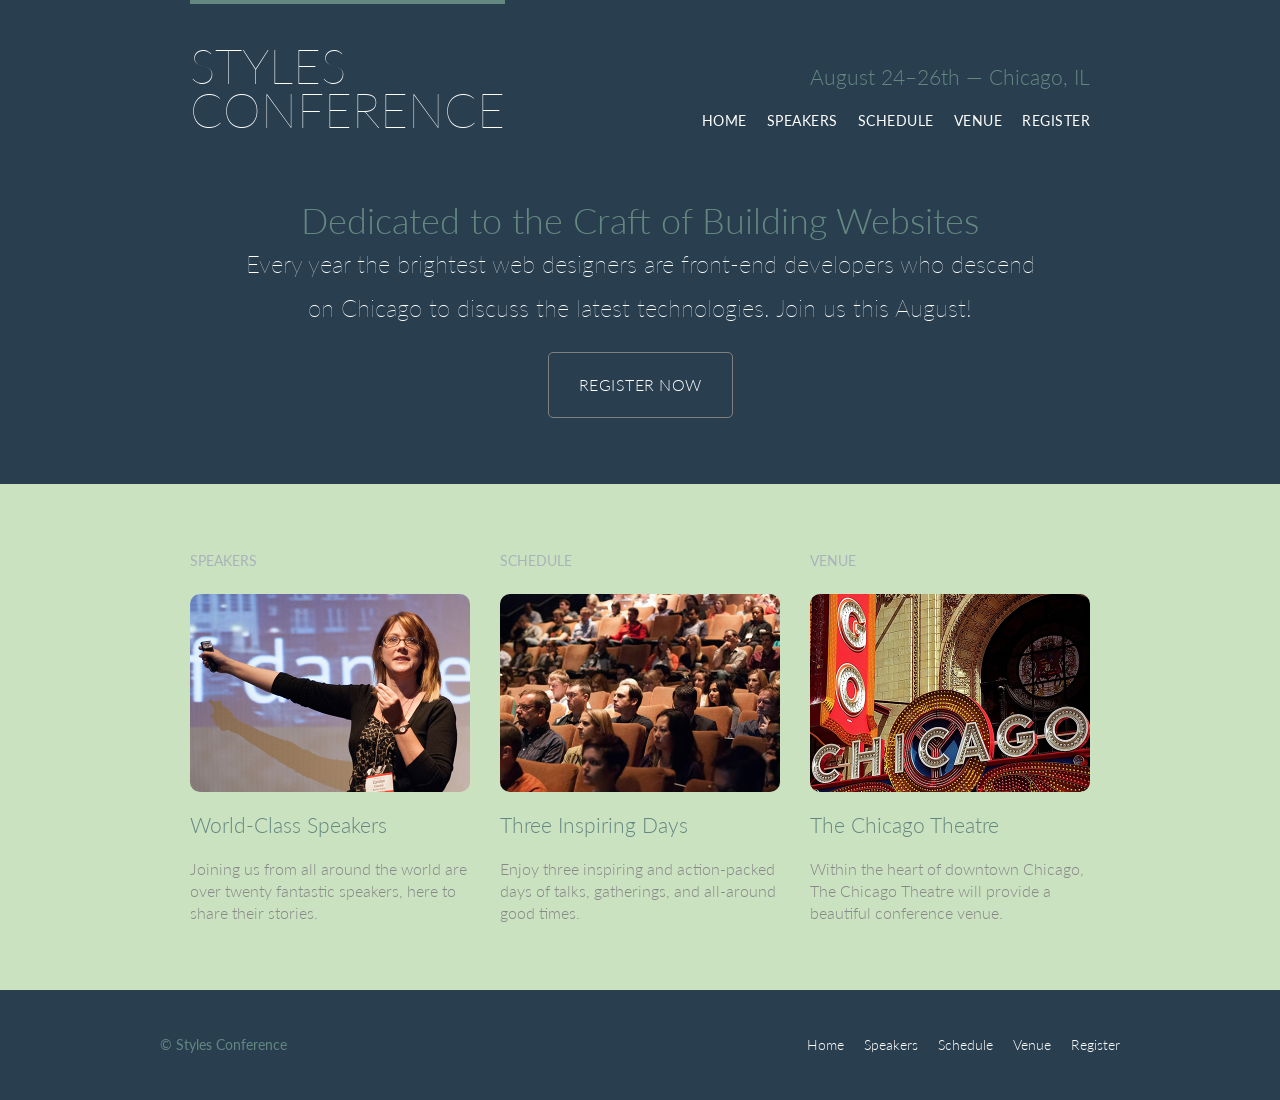
<file: index.html>
<!DOCTYPE html>
<html lang="en">
<head>
    <meta charset="utf-8">
    <title>Styles Conference</title>

    <link rel="stylesheet" href="assets/stylesheets/main.css">

    <link rel="preconnect" href="https://fonts.googleapis.com">
    <link rel="preconnect" href="https://fonts.gstatic.com" crossorigin>
    <link href="https://fonts.googleapis.com/css2?family=Lato:wght@100;300;400&display=swap" rel="stylesheet">
</head>

<body>

    <header class="primary-header container group">
        <h1 class="logo">
            <a href="index.html">Styles <br> Conference</a>
        </h1>

        <h3 class="tagline">August 24&ndash;26th &mdash; Chicago, IL</h3>

        <nav class="nav primary-nav">
            <ul>
                <li><a href="index.html">Home</a></li><!--
                --><li><a href="speakers.html">Speakers</a></li><!--
                --><li><a href="schedule.html">Schedule</a></li><!--
                --><li><a href="venue.html">Venue</a></li><!--
                --><li><a href="register.html">Register</a></li>
            </ul>
        </nav>
    </header>

    <section class="hero container">
        <h2>Dedicated to the Craft of Building Websites</h2>
        <p>Every year the brightest web designers are front-end developers who descend on Chicago to discuss the latest technologies. Join us this August!</p>
        <a class="btn btn-alt" href="register.html">Register Now</a>
    </section>

    <section class="row row-alt">
        <div class="grid">
            <!-- Speakers -->
            <section class="teaser col-1-3">
                <h5>Speakers</h5>
                <a href="speakers.html">
                    <img src="assets/images/home/speakers.jpg" alt="Professional Speaker">
                    <h3>World-Class Speakers</h3>
                </a>
                <p>Joining us from all around the world are over twenty fantastic speakers, here to share their stories.</p>
            </section><!--Schedule
            --><section class="teaser col-1-3">
                <h5>Schedule</h5>
                <a href="schedule.html">
                    <img src="assets/images/home/schedule.jpg" alt="Schedule">
                    <h3>Three Inspiring Days</h3>
                </a>
                <p>Enjoy three inspiring and action-packed days of talks, gatherings, and all-around good times.</p>
            </section><!-- Venue
            --><section class="teaser col-1-3">
                <h5>Venue</h5>
                <a href="venue.html">
                    <img src="assets/images/home/venue.jpg" alt="Chicago Venue">
                    <h3>The Chicago Theatre</h3>
                </a>
                <p>Within the heart of downtown Chicago, The Chicago Theatre will provide a beautiful conference venue.</p>
            </section>
        </div>
    </section>
    <footer class="primary-footer container group">
        <small>&copy; Styles Conference</small>
        <nav class="nav">
            <ul>
                <li><a href="index.html">Home</a></li><!--
                --><li><a href="speakers.html">Speakers</a></li><!--
                --><li><a href="schedule.html">Schedule</a></li><!--
                --><li><a href="venue.html">Venue</a></li><!--
                --><li><a href="register.html">Register</a></li>
            </ul>
        </nav>
    </footer>

</body>
</html>
</file>
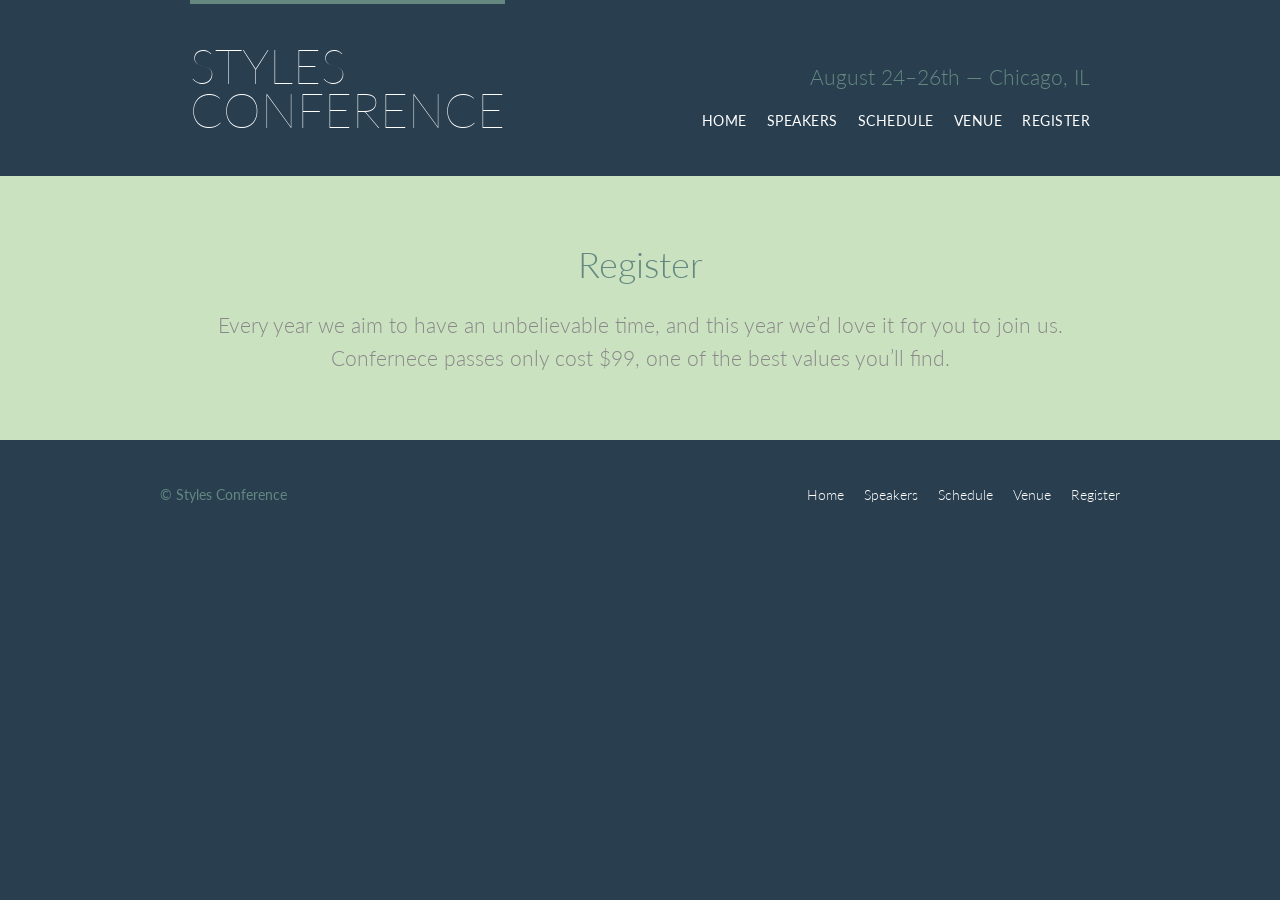
<file: register.html>
<!DOCTYPE html>
<html lang="en">
    <head>
        <meta charset="utf-8">
        <title>Styles Conference</title>
        <link rel="stylesheet" href="assets/stylesheets/main.css">
        <link rel="preconnect" href="https://fonts.googleapis.com">
        <link rel="preconnect" href="https://fonts.gstatic.com" crossorigin>
        <link href="https://fonts.googleapis.com/css2?family=Lato:wght@100;300;400&display=swap" rel="stylesheet">
    </head>
    <body>
        <header class="primary-header container group">
            <h1 class="logo"><a href="index.html">Styles <br> Conference</a></h1>
            <h3 class="tagline">August 24&ndash;26th &mdash; Chicago, IL</h3>
            <nav class="nav primary-nav">
                 <ul>
                    <li><a href="index.html">Home</a></li><!--  
                    --><li><a href="speakers.html">Speakers</a></li><!--  
                    --><li><a href="schedule.html">Schedule</a></li><!--  
                    --><li><a href="venue.html">Venue</a></li><!--  
                    --><li><a href="register.html">Register</a></li>
                </ul>
            </nav>
        </header>    
        <section class="row-alt">
            <div class="lead container">
                <h1>Register</h1>
                <p>Every year we aim to have an unbelievable time, and this year we&#8217;d love it for you to join us. Confernece passes only cost $99, one of the best values you&#8217;ll find.</p>
            </div>
        </section>
        <footer class="primary-footer container group">
            <small>&copy; Styles Conference</small>
            <nav class="nav">
                 <ul>
                    <li><a href="index.html">Home</a></li><!--  
                    --><li><a href="speakers.html">Speakers</a></li><!--  
                    --><li><a href="schedule.html">Schedule</a></li><!--  
                    --><li><a href="venue.html">Venue</a></li><!--  
                    --><li><a href="register.html">Register</a></li>
                </ul>
            </nav>
        </footer>
    </body>
</html>
</file>
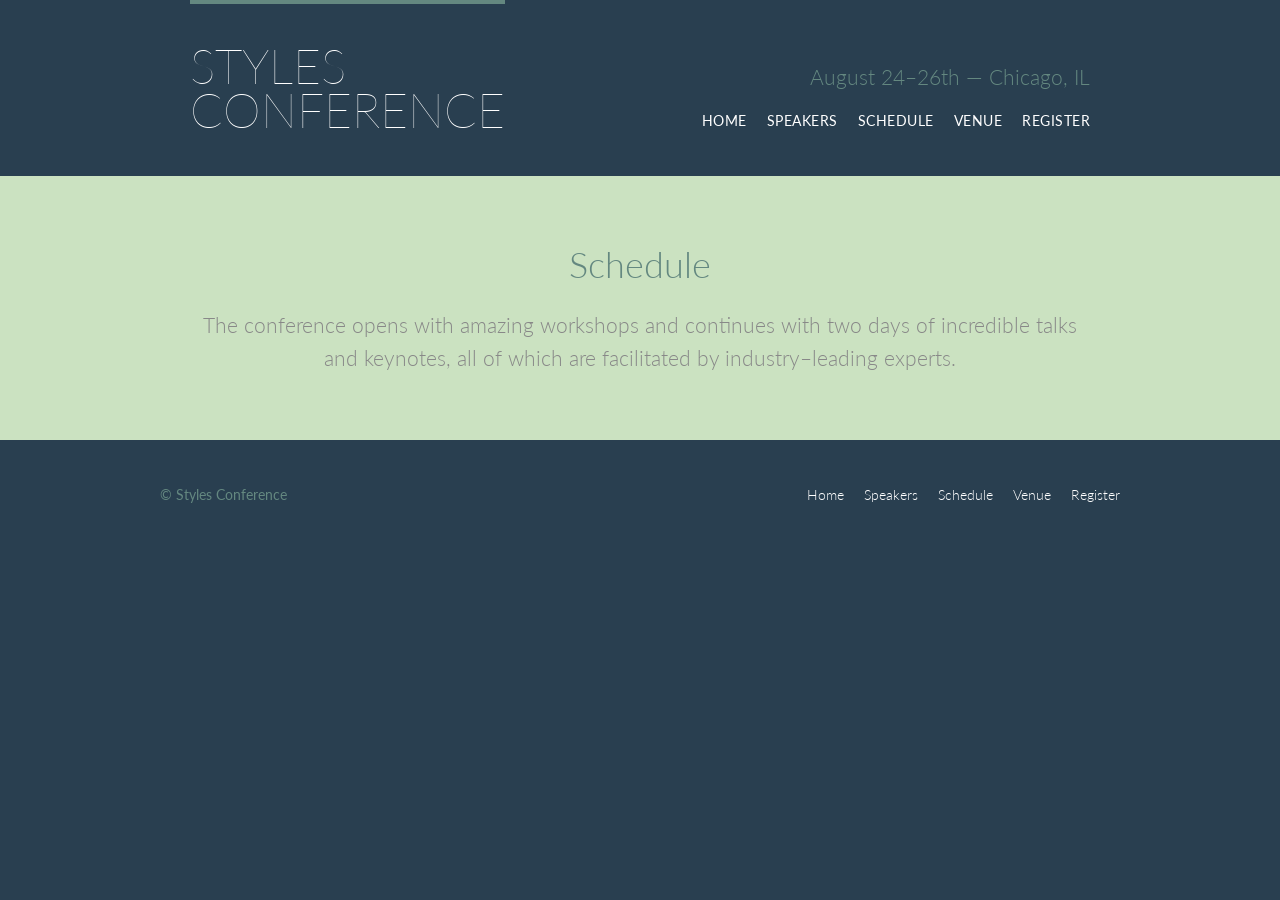
<file: schedule.html>
<!DOCTYPE html>
<html lang="en">
    <head>
        <meta charset="utf-8">
        <title>Styles Conference</title>
        <link rel="stylesheet" href="assets/stylesheets/main.css">
        <link rel="preconnect" href="https://fonts.googleapis.com">
        <link rel="preconnect" href="https://fonts.gstatic.com" crossorigin>
        <link href="https://fonts.googleapis.com/css2?family=Lato:wght@100;300;400&display=swap" rel="stylesheet">
    </head>
    <body>
        <header class="primary-header container group">
                <h1 class="logo"><a href="index.html">Styles <br> Conference</a></h1>
            <h3 class="tagline">August 24&ndash;26th &mdash; Chicago, IL</h3>
            <nav class="nav primary-nav">
                 <ul>
                    <li><a href="index.html">Home</a></li><!--  
                    --><li><a href="speakers.html">Speakers</a></li><!--  
                    --><li><a href="schedule.html">Schedule</a></li><!--  
                    --><li><a href="venue.html">Venue</a></li><!--  
                    --><li><a href="register.html">Register</a></li>
                </ul>
            </nav>
        </header>    
        <section class="row-alt">
            <div class="lead container">
                <h1>Schedule</h1>
                <p>The conference opens with amazing workshops and continues with two days of incredible talks and keynotes, all of which are facilitated by industry&ndash;leading experts.</p>
            </div>
        </section>
        <footer class="primary-footer container group">
            <small>&copy; Styles Conference</small>
            <nav class="nav">
                 <ul>
                    <li><a href="index.html">Home</a></li><!--  
                    --><li><a href="speakers.html">Speakers</a></li><!--  
                    --><li><a href="schedule.html">Schedule</a></li><!--  
                    --><li><a href="venue.html">Venue</a></li><!--  
                    --><li><a href="register.html">Register</a></li>
                </ul>
            </nav>
        </footer>
    </body>
</html>
</file>
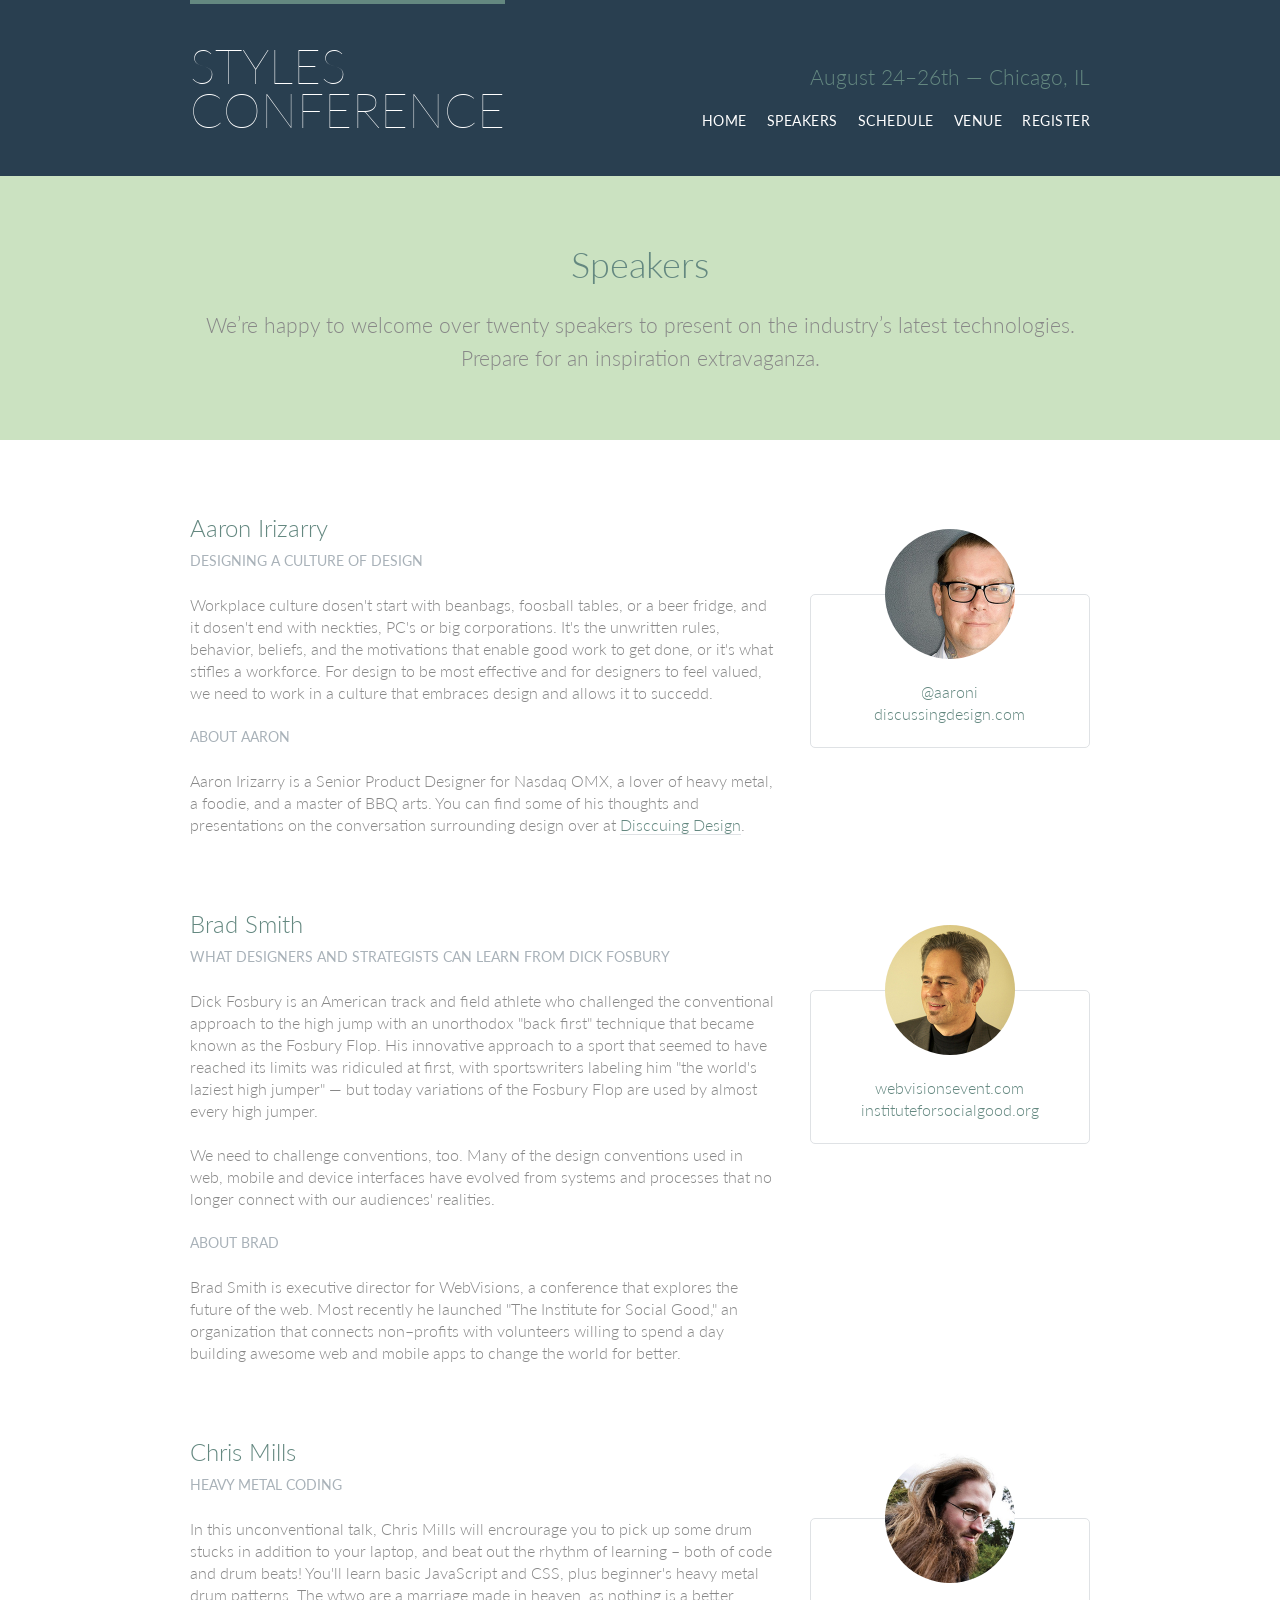
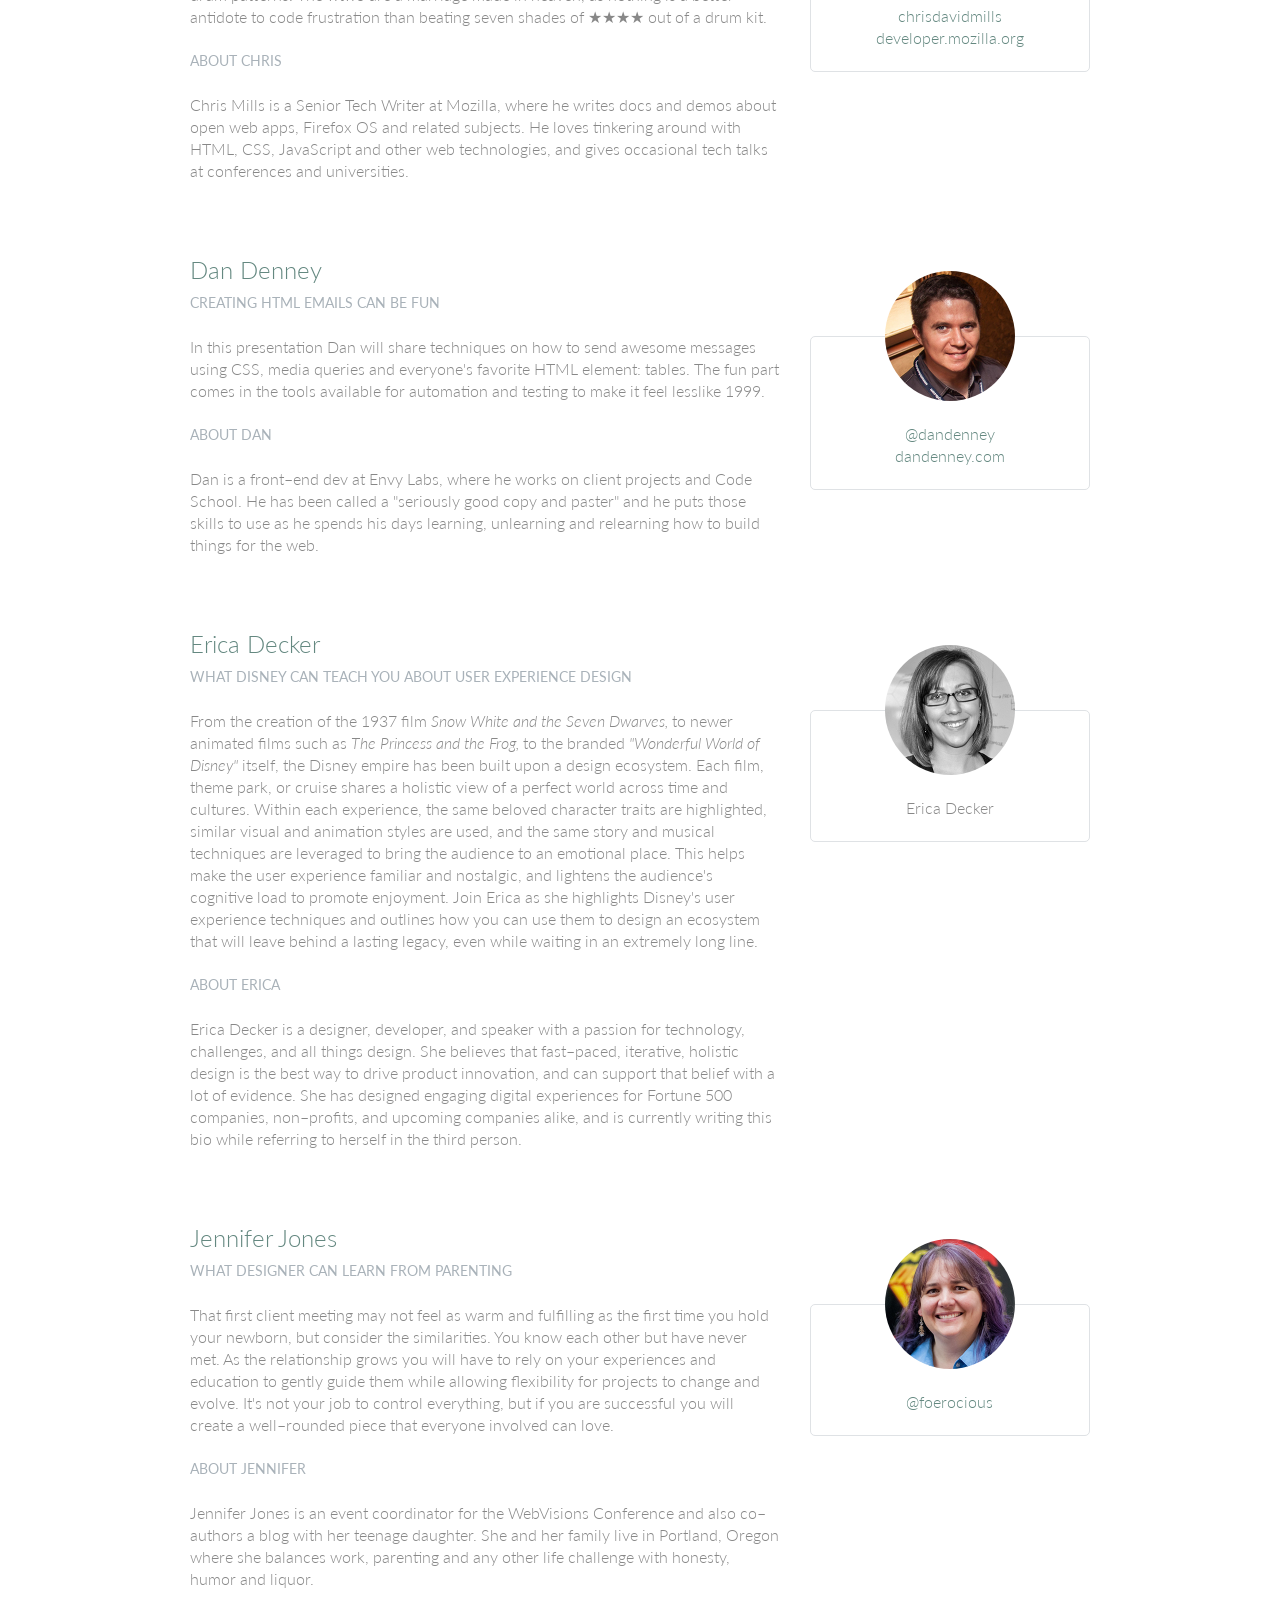
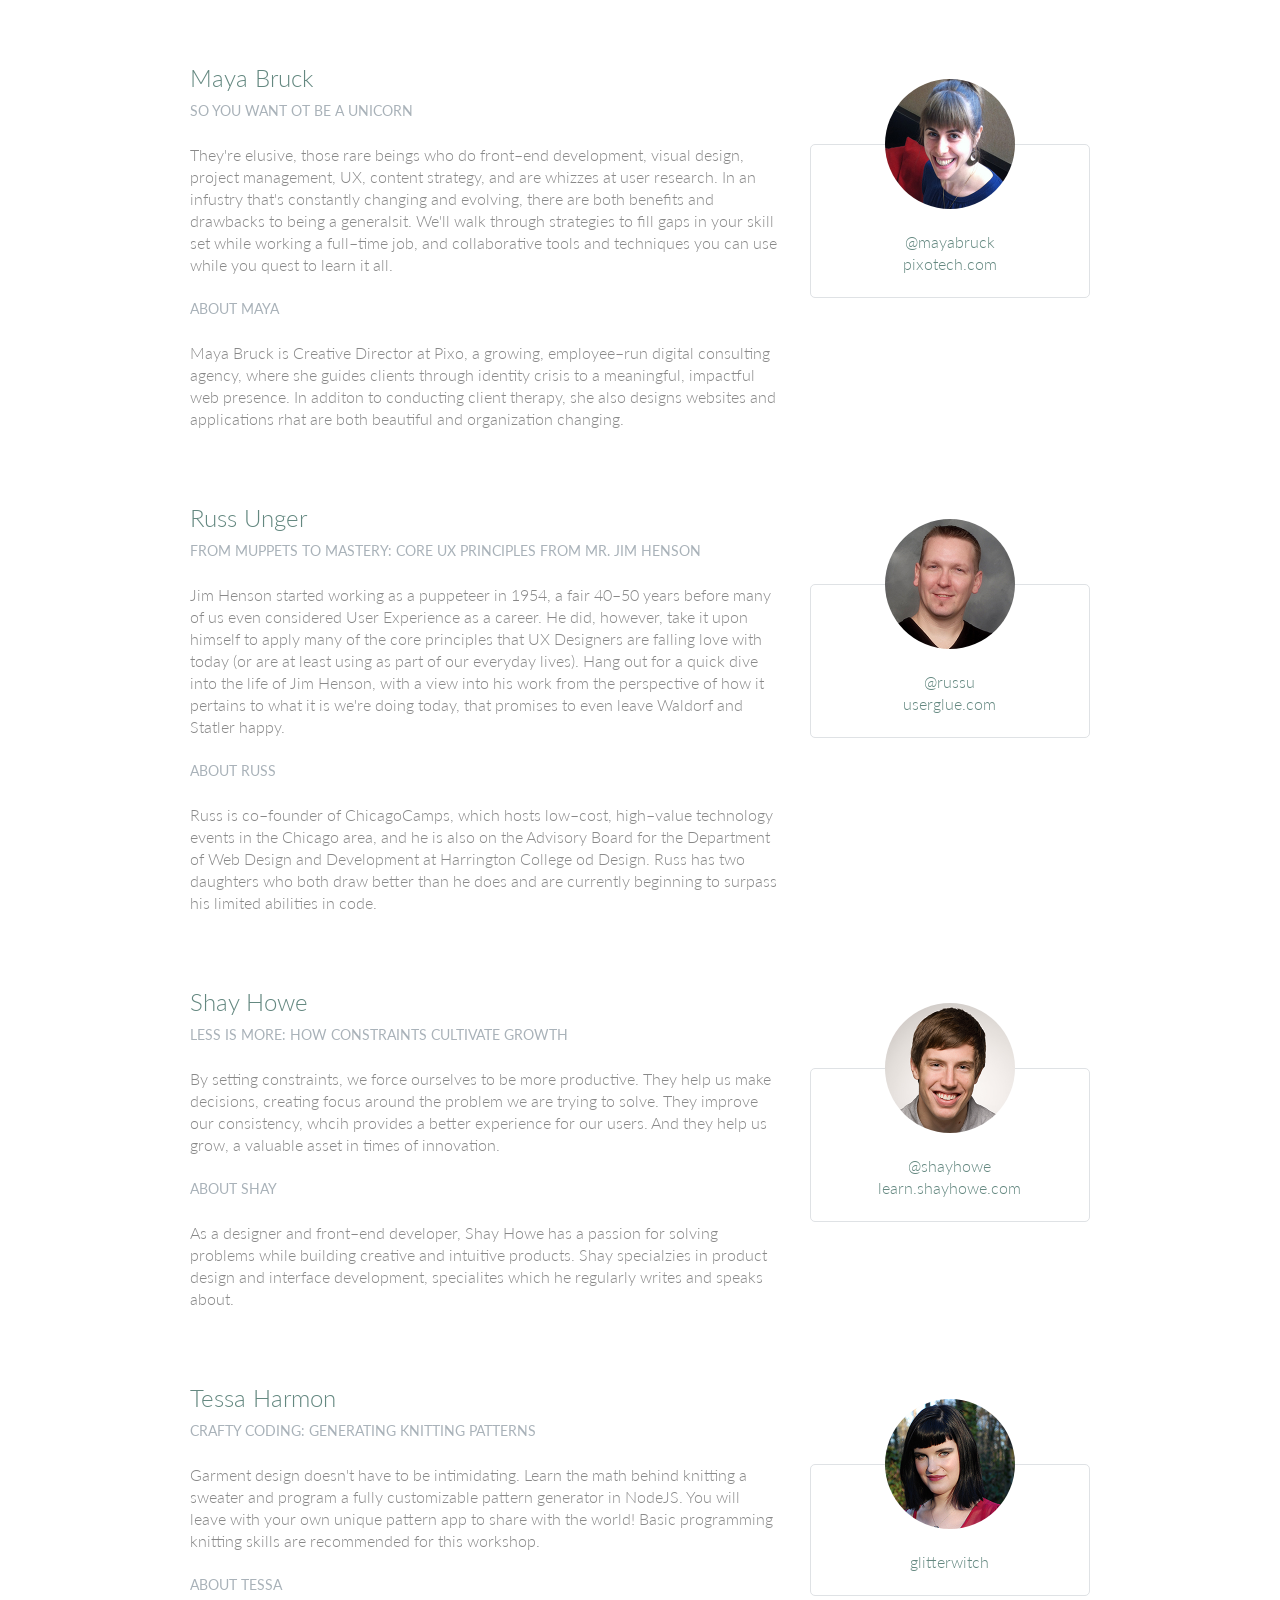
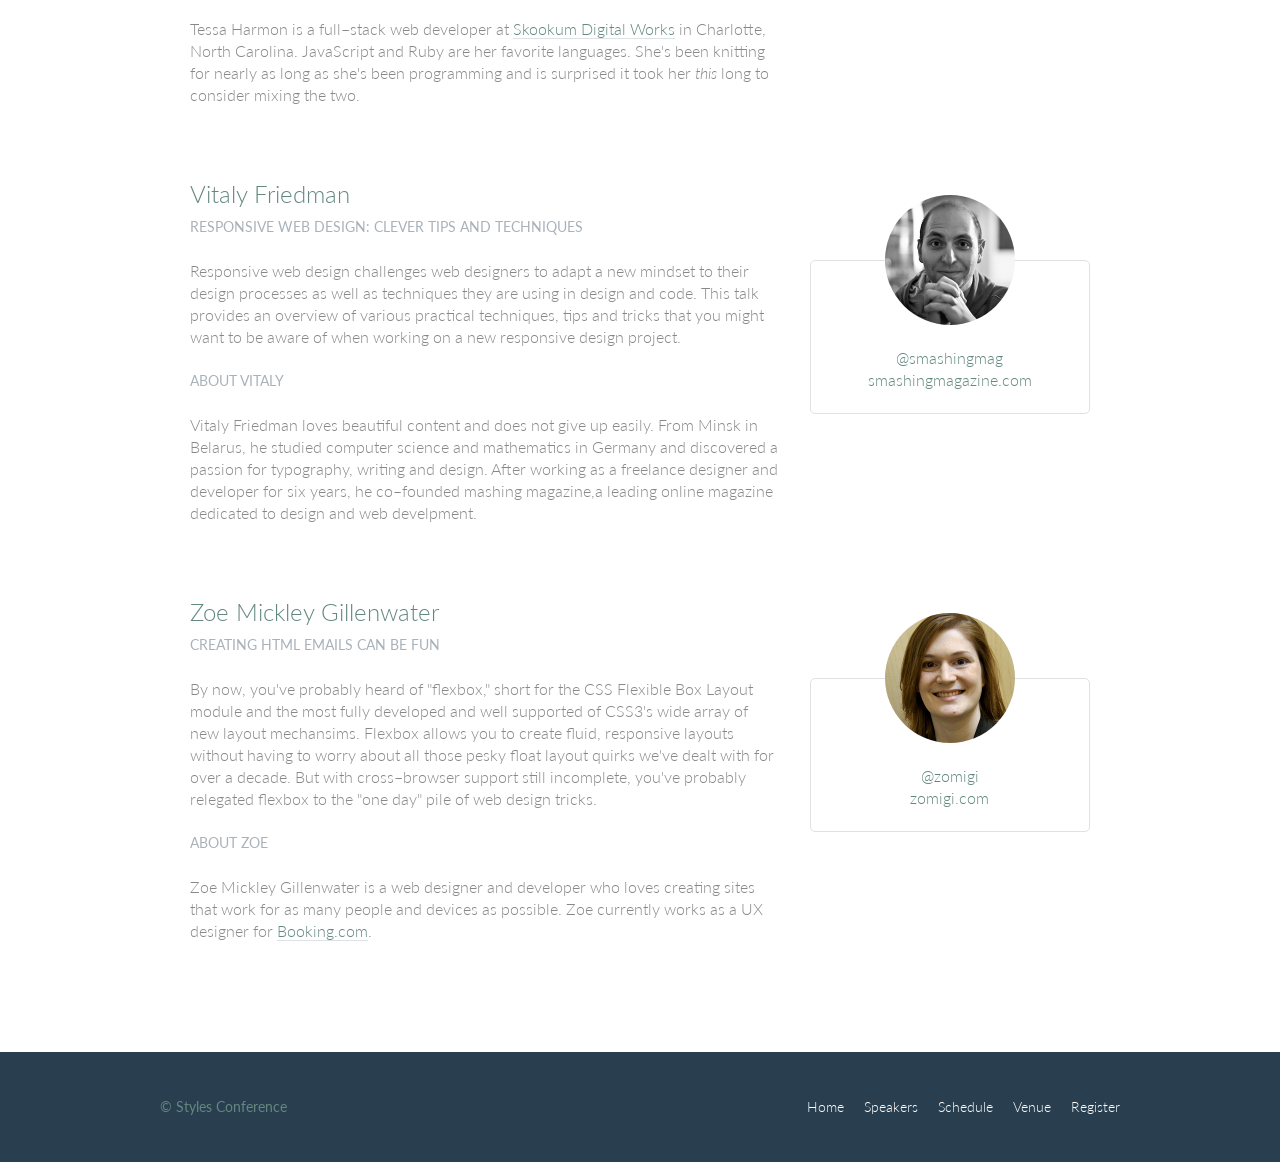
<file: speakers.html>
<!DOCTYPE html>
<html lang="en">
<head>
    <meta charset="utf-8">
    <title>Styles Conference</title>
    <link rel="stylesheet" href="assets/stylesheets/main.css">
    <link rel="preconnect" href="https://fonts.googleapis.com">
    <link rel="preconnect" href="https://fonts.gstatic.com" crossorigin>
    <link href="https://fonts.googleapis.com/css2?family=Lato:wght@100;300;400&display=swap" rel="stylesheet">
</head>
<body>
    <header class="primary-header container group">
        <h1 class="logo">
            <a href="index.html">Styles <br> Conference</a>
        </h1>
        <h3 class="tagline">August 24&ndash;26th &mdash; Chicago, IL</h3>
        <nav class="nav primary-nav">
            <ul>
                <li><a href="index.html">Home</a></li><!--
                --><li><a href="speakers.html">Speakers</a></li><!--
                --><li><a href="schedule.html">Schedule</a></li><!--
                --><li><a href="venue.html">Venue</a></li><!--
                --><li><a href="register.html">Register</a></li>
            </ul>
        </nav>
    </header>
    <section class="row-alt">
        <div class="lead container">
            <h1>Speakers</h1>
            <p>We&#8217;re happy to welcome over twenty speakers to present on the industry&#8217;s latest technologies. Prepare for an inspiration extravaganza.</p>
        </div>
    </section>
    <section class="row">
        <div class="grid">
            <section class="speaker" id="aaron-irizarry">
                <div class="col-2-3">
                    <h2>Aaron Irizarry</h2>
                    <h5>Designing A Culture of Design</h5>
                    <p>Workplace culture dosen&apos;t start with beanbags, foosball tables, or a beer fridge, and it dosen&apos;t end with neckties, PC&apos;s or big corporations. It&apos;s the unwritten rules, behavior, beliefs, and the motivations that enable good work to get done, or it&apos;s what stifles a workforce. For design to be most effective and for designers to feel valued, we need to work in a culture that embraces design and allows it to succedd.</p>
                    <h5>About Aaron</h5>
                    <p>Aaron Irizarry is a Senior Product Designer for Nasdaq OMX, a lover of heavy metal, a foodie, and a master of BBQ arts. You can find some of his thoughts and presentations on the conversation surrounding design over at <a href="http://www.discussingdesign.com/">Disccuing Design</a>.</p>
                </div><!--
                --><aside class="col-1-3">
                    <div class="speaker-info">
                        <img src="assets/images/speakers/aaron-irizarry.jpg">
                        <ul>
                            <li><a href="https://twitter.com/aaroni">@aaroni</a></li>
                            <li><a href="http://www.discussingdesign.com/">discussingdesign.com</a></li>
                        </ul>
                    </div>
                </aside>
            </section>
            <section class="speaker" id="brad-smith">
                <div class="col-2-3">
                    <h2>Brad Smith</h2>
                    <h5>What Designers and Strategists can learn from Dick Fosbury</h5>
                    <p>Dick Fosbury is an American track and field athlete who challenged the conventional approach to the high jump with an unorthodox "back first" technique that became known as the Fosbury Flop. His innovative approach to a sport that seemed to have reached its limits was ridiculed at first, with sportswriters labeling him "the world&apos;s laziest high jumper" &mdash; but today variations of the Fosbury Flop are used by almost every high jumper.</p>
                    <p>We need to challenge conventions, too. Many of the design conventions used in web, mobile and device interfaces have evolved from systems and processes that no longer connect with our audiences&apos; realities.</p>
                    <h5>About Brad</h5>
                    <p>Brad Smith is executive director for WebVisions, a conference that explores the future of the web. Most recently he launched "The Institute for Social Good," an organization that connects non&ndash;profits with volunteers willing to spend a day building awesome web and mobile apps to change the world for better.</p>
                </div><!--
                --><aside class="col-1-3">
                    <div class="speaker-info">
                        <img src="assets/images/speakers/brad-smith.jpg">
                        <ul>
                            <li><a href="http://www.webvisionsevent.com/">webvisionsevent.com</a></li>
                            <li><a href="http://www.instituteforsocialgood.org/">instituteforsocialgood.org</a></li>
                        </ul>
                    </div>
                </aside>
            </section>
            <section class="speaker" id="chris-mills">
                <div class="col-2-3">
                    <h2>Chris Mills</h2>
                    <h5>Heavy Metal Coding</h5>
                    <p>In this unconventional talk, Chris Mills will encrourage you to pick up some drum stucks in addition to your laptop, and beat out the rhythm of learning &ndash; both of code and drum beats! You&apos;ll learn basic JavaScript and CSS, plus beginner&apos;s heavy metal drum patterns. The wtwo are a marriage made in heaven, as nothing is a better antidote to code frustration than beating seven shades of &#9733;&#9733;&#9733;&#9733; out of a drum kit.</p>
                    <h5>About Chris</h5>
                    <p>Chris Mills is a Senior Tech Writer at Mozilla, where he writes docs and demos about open web apps, Firefox OS and related subjects. He loves tinkering around with HTML, CSS, JavaScript and other web technologies, and gives occasional tech talks at conferences and universities.</p>
                </div><!--
                --><aside class="col-1-3">
                    <div class="speaker-info">
                        <img src="assets/images/speakers/chris-mills.jpg">
                        <ul>
                            <li><a href="https://twitter.com/chrisdavidmills">chrisdavidmills</a></li>
                            <li><a href="https://developer.mozilla.org/">developer.mozilla.org</a></li>
                        </ul>
                    </div>
                </aside>
            </section>
            <section class="speaker" id="dan-denney">
                <div class="col-2-3">
                    <h2>Dan Denney</h2>
                    <h5>Creating HTML emails can be fun</h5>
                    <p>In this presentation Dan will share techniques on how to send awesome messages using CSS, media queries and everyone&apos;s favorite HTML element: tables. The fun part comes in the tools available for automation and testing to make it feel lesslike 1999.</p>
                    <h5>About Dan</h5>
                    <p>Dan is a front&ndash;end dev at Envy Labs, where he works on client projects and Code School. He has been called a "seriously good copy and paster" and he puts those skills to use as he spends his days learning, unlearning and relearning how to build things for the web.</p>
                </div><!--
                --><aside class="col-1-3">
                    <div class="speaker-info">
                        <img src="assets/images/speakers/dan-denney.jpg">
                        <ul>
                            <li><a href="https://twitter.com/dandenney">@dandenney</a></li>
                            <li><a href="http://dandenney.com/">dandenney.com</a></li>
                        </ul>
                    </div>
                </aside>
            </section>
            <section class="speaker" id="erica-decker">
                <div class="col-2-3">
                    <h2>Erica Decker</h2>
                    <h5>What Disney can teach you about user experience design</h5>
                    <p>From the creation of the 1937 film <em>Snow White and the Seven Dwarves,</em> to newer animated films such as <em>The Princess and the Frog,</em> to the branded <em>"Wonderful World of Disney"</em> itself, the Disney empire has been built upon a design ecosystem. Each film, theme park, or cruise shares a holistic view of a perfect world across time and cultures. Within each experience, the same beloved character traits are highlighted, similar visual and animation styles are used, and the same story and musical techniques are leveraged to bring the audience to an emotional place. This helps make the user experience familiar and nostalgic, and lightens the audience&apos;s cognitive load to promote enjoyment. Join Erica as she highlights Disney&apos;s user experience techniques and outlines how you can use them to design an ecosystem that will leave behind a lasting legacy, even while waiting in an extremely long line.</p>
                    <h5>About Erica</h5>
                    <p>Erica Decker is a designer, developer, and speaker with a passion for technology, challenges, and all things design. She believes that fast&ndash;paced, iterative, holistic design is the best way to drive product innovation, and can support that belief with a lot of evidence. She has designed engaging digital experiences for Fortune 500 companies, non&ndash;profits, and upcoming companies alike, and is currently writing this bio while referring to herself in the third person.</p>
                </div><!--
                --><aside class="col-1-3">
                    <div class="speaker-info">
                        <img src="assets/images/speakers/erica-decker.jpg">
                        <ul>
                            <li>Erica Decker</li>
                        </ul>
                    </div>
                </aside>
            </section>
            <section class="speaker" id="jennifer-jones">
                <div class="col-2-3">
                    <h2>Jennifer Jones</h2>
                    <h5>What Designer can learn from parenting</h5>
                    <p>That first client meeting may not feel as warm and fulfilling as the first time you hold your newborn, but consider the similarities. You know each other but have never met. As the relationship grows you will have to rely on your experiences and education to gently guide them while allowing flexibility for projects to change and evolve. It&apos;s not your job to control everything, but if you are successful you will create a well&ndash;rounded piece that everyone involved can love.</p>
                    <h5>About Jennifer</h5>
                    <p>Jennifer Jones is an event coordinator for the WebVisions Conference and also co&ndash;authors a blog with her teenage daughter. She and her family live in Portland, Oregon where she balances work, parenting and any other life challenge with honesty, humor and liquor.</p>
                </div><!--
                --><aside class="col-1-3">
                    <div class="speaker-info">
                        <img src="assets/images/speakers/jennifer-jones.jpg">
                        <ul>
                            <li><a href="https://twitter.com/Foerocious">@foerocious</a></li>
                        </ul>
                    </div>
                </aside>
            </section>
            <section class="speaker" id="maya-bruck">
                <div class="col-2-3">
                    <h2>Maya Bruck</h2>
                    <h5>So you want ot be a unicorn</h5>
                    <p>They&apos;re elusive, those rare beings who do front&ndash;end development, visual design, project management, UX, content strategy, and are whizzes at user research. In an infustry that&apos;s constantly changing and evolving, there are both benefits and drawbacks to being a generalsit. We&apos;ll walk through strategies to fill gaps in your skill set while working a full&ndash;time job, and collaborative tools and techniques you can use while you quest to learn it all.</p>
                    <h5>About Maya</h5>
                    <p>Maya Bruck is Creative Director at Pixo, a growing, employee&ndash;run digital consulting agency, where she guides clients through identity crisis to a meaningful, impactful web presence. In additon to conducting client therapy, she also designs websites and applications rhat are both beautiful and organization changing.</p>
                </div><!--
                --><aside class="col-1-3">
                    <div class="speaker-info">
                        <img src="assets/images/speakers/maya-bruck.jpg">
                        <ul>
                            <li><a href="https://twitter.com/mayabruck">@mayabruck</a></li>
                            <li><a href="http://pixotech.com/">pixotech.com</a></li>
                        </ul>
                    </div>
                </aside>
            </section>
            <section class="speaker" id="russ-unger">
                <div class="col-2-3">
                    <h2>Russ Unger</h2>
                    <h5>From Muppets to Mastery: Core UX Principles from Mr. Jim Henson</h5>
                    <p>Jim Henson started working as a puppeteer in 1954, a fair 40&ndash;50 years before many of us even considered User Experience as a career. He did, however, take it upon himself to apply many of the core principles that UX Designers are falling love with today (or are at least using as part of our everyday lives). Hang out for a quick dive into the life of Jim Henson, with a view into his work from the perspective of how it pertains to what it is we&apos;re doing today, that promises to even leave Waldorf and Statler happy.</p>
                    <h5>About Russ</h5>
                    <p>Russ is co&ndash;founder of ChicagoCamps, which hosts low&ndash;cost, high&ndash;value technology events in the Chicago area, and he is also on the Advisory Board for the Department of Web Design and Development at Harrington College od Design. Russ has two daughters who both draw better than he does and are currently beginning to surpass his limited abilities in code.</p>
                </div><!--
                --><aside class="col-1-3">
                    <div class="speaker-info">
                        <img src="assets/images/speakers/russ-unger.jpg">
                        <ul>
                            <li><a href="https://twitter.com/russu">@russu</a></li>
                            <li><a href="http://www.userglue.com/">userglue.com</a></li>
                        </ul>
                    </div>
                </aside>
            </section>
            <section class="speaker" id="shay-howe">
                <div class="col-2-3">
                    <h2>Shay Howe</h2>
                    <h5>Less is More: How constraints cultivate growth</h5>
                    <p>By setting constraints, we force ourselves to be more productive. They help us make decisions, creating focus around the problem we are trying to solve. They improve our consistency, whcih provides a better experience for our users. And they help us grow, a valuable asset in times of innovation.</p>
                    <h5>About Shay</h5>
                    <p>As a designer and front&ndash;end developer, Shay Howe has a passion for solving problems while building creative and intuitive products. Shay specialzies in product design and interface development, specialites which he regularly writes and speaks about.</p>
                </div><!--
                --><aside class="col-1-3">
                    <div class="speaker-info">
                        <img src="assets/images/speakers/shay-howe.jpg">
                        <ul>
                            <li><a href="https://twitter.com/shayhowe">@shayhowe</a></li>
                            <li><a href="https://learn.shayhowe.com/">learn.shayhowe.com</a></li>
                        </ul>
                    </div>
                </aside>
            </section>
            <section class="speaker" id="tessa-harmon">
                <div class="col-2-3">
                    <h2>Tessa Harmon</h2>
                    <h5>Crafty Coding: Generating Knitting Patterns</h5>
                    <p>Garment design doesn&apos;t have to be intimidating. Learn the math behind knitting a sweater and program a fully customizable pattern generator in NodeJS. You will leave with your own unique pattern app to share with the world! Basic programming knitting skills are recommended for this workshop.</p>
                    <h5>About Tessa</h5>
                    <p>Tessa Harmon is a full&ndash;stack web developer at <a href="http://www.skookum.com/">Skookum Digital Works</a> in Charlotte, North Carolina. JavaScript and Ruby are her favorite languages. She&apos;s been knitting for nearly as long as she&apos;s been programming and is surprised it took her <em>this</em> long to consider mixing the two.</p>
                </div><!--
                --><aside class="col-1-3">
                    <div class="speaker-info">
                        <img src="assets/images/speakers/tessa-harmon.jpg">
                        <ul>
                            <li><a href="https://github.com/glitterwitch/">glitterwitch</a></li>
                        </ul>
                    </div>
                </aside>
            </section>
            <section class="speaker" id="vitaly-friedman">
                <div class="col-2-3">
                    <h2>Vitaly Friedman</h2>
                    <h5>Responsive Web Design: Clever Tips and Techniques</h5>
                    <p>Responsive web design challenges web designers to adapt a new mindset to their design processes as well as techniques they are using in design and code. This talk provides an overview of various practical techniques, tips and tricks that you might want to be aware of when working on a new responsive design project.</p>
                    <h5>About Vitaly</h5>
                    <p>Vitaly Friedman loves beautiful content and does not give up easily. From Minsk in Belarus, he studied computer science and mathematics in Germany and discovered a passion for typography, writing and design. After working as a freelance designer and developer for six years, he co&ndash;founded mashing magazine,a leading online magazine dedicated to design and web develpment.</p>
                </div><!--
                --><aside class="col-1-3">
                    <div class="speaker-info">
                        <img src="assets/images/speakers/vitaly-friedman.jpg">
                        <ul>
                            <li><a href="https://twitter.com/smashingmag">@smashingmag</a></li>
                            <li><a href="http://smashingmagazine.com/">smashingmagazine.com</a></li>
                        </ul>
                    </div>
                </aside>
            </section>
            <section class="speaker" id="zoe-gillenwater">
                <div class="col-2-3">
                    <h2>Zoe Mickley Gillenwater</h2>
                    <h5>Creating HTML emails can be fun</h5>
                    <p>By now, you&apos;ve probably heard of "flexbox," short for the CSS Flexible Box Layout module and the most fully developed and well supported of CSS3&apos;s wide array of new layout mechansims. Flexbox allows you to create fluid, responsive layouts without having to worry about all those pesky float layout quirks we&apos;ve dealt with for over a decade. But with cross&ndash;browser support still incomplete, you&apos;ve probably relegated flexbox to the "one day" pile of web design tricks.</p>
                    <h5>About Zoe</h5>
                    <p>Zoe Mickley Gillenwater is a web designer and developer who loves creating sites that work for as many people and devices as possible. Zoe currently works as a UX designer for <a href="http://www.booking.com/">Booking.com</a>.</p>
                </div><!--
                --><aside class="col-1-3">
                    <div class="speaker-info">
                        <img src="assets/images/speakers/zoe-mickley-gillenwater.jpg">
                        <ul>
                            <li><a href="https://twitter.com/zomigi">@zomigi</a></li>
                            <li><a href="http://zomigi.com/">zomigi.com</a></li>
                        </ul>
                    </div>
                </aside>
            </section>
        </div>
    </section>
    <footer class="primary-footer container group">
        <small>&copy; Styles Conference</small>
        <nav class="nav">
            <ul>
                <li><a href="index.html">Home</a></li><!--
                --><li><a href="speakers.html">Speakers</a></li><!--
                --><li><a href="schedule.html">Schedule</a></li><!--
                --><li><a href="venue.html">Venue</a></li><!--
                --><li><a href="register.html">Register</a></li>
            </ul>
        </nav>
    </footer>

</body>
</html>
</file>
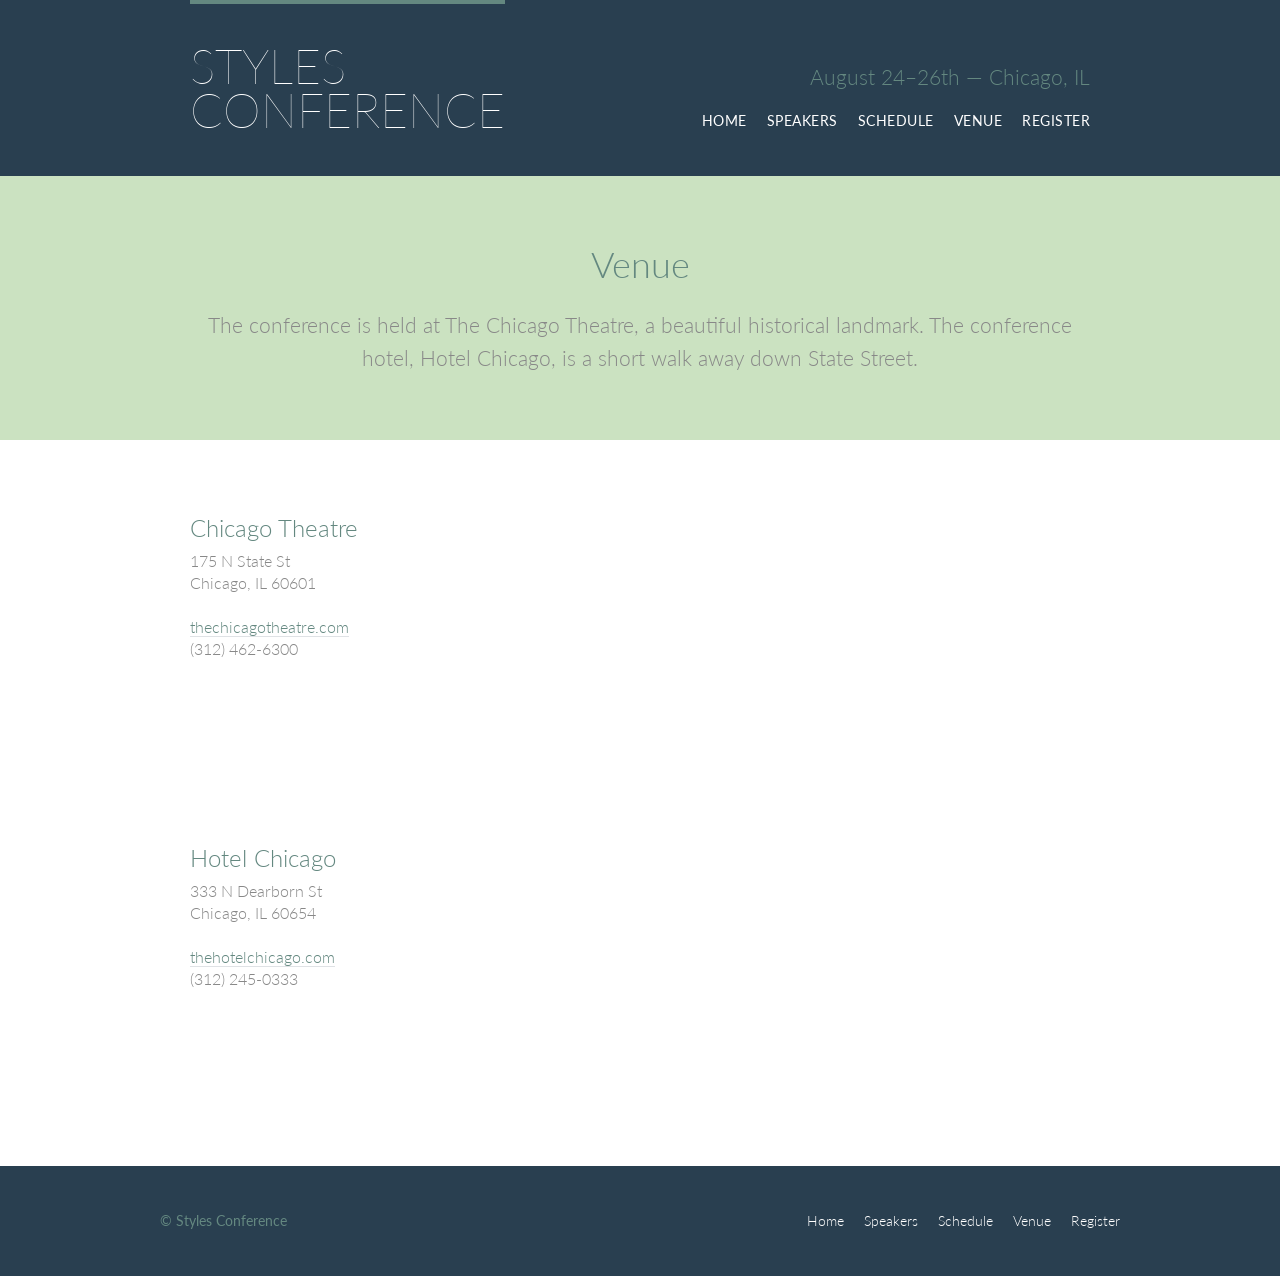
<file: venue.html>
<!DOCTYPE html>
<html lang="en">
    <head>
        <meta charset="utf-8">
        <title>Styles Conference</title>
        <link rel="stylesheet" href="assets/stylesheets/main.css">
        <link rel="preconnect" href="https://fonts.googleapis.com">
        <link rel="preconnect" href="https://fonts.gstatic.com" crossorigin>
        <link href="https://fonts.googleapis.com/css2?family=Lato:wght@100;300;400&display=swap" rel="stylesheet">
    </head>
    <body>
        <header class="primary-header container group">
            <h1 class="logo"><a href="index.html">Styles <br> Conference</a></h1>
            <h3 class="tagline">August 24&ndash;26th &mdash; Chicago, IL</h3>
            <nav class="nav primary-nav">
                  <ul>
                    <li><a href="index.html">Home</a></li><!--  
                    --><li><a href="speakers.html">Speakers</a></li><!--  
                    --><li><a href="schedule.html">Schedule</a></li><!--  
                    --><li><a href="venue.html">Venue</a></li><!--  
                    --><li><a href="register.html">Register</a></li>
                </ul>
            </nav>
        </header>    
        <section class="row-alt">
            <div class="lead container">
                <h1>Venue</h1>
                <p>The conference is held at The Chicago Theatre, a beautiful historical landmark. The conference hotel, Hotel Chicago, is a short walk away down State Street.</p>
            </div>
        </section>
        <section class="row">
            <div class="grid">
                <section class="venue-theatre">
                    <div class="col-1-3">
                     <h2>Chicago Theatre</h2>
                     <p>175 N State St <br> Chicago, IL 60601</p>
                     <p><a href="https://www.thechicagotheatre.com/">thechicagotheatre.com</a> <br> (312) 462-6300</p>   
                    </div><!--
                --><iframe class="col-2-3 venue-map" src="https://www.google.com/maps/embed?pb=!1m18!1m12!1m3!1d2970.351321602665!2d-87.6303225593642!3d41.885300965082756!2m3!1f0!2f0!3f0!3m2!1i1024!2i768!4f13.1!3m3!1m2!1s0x880e2ca55810a493%3A0x4700ddf60fcbfad6!2sThe%20Chicago%20Theatre!5e0!3m2!1sen!2sus!4v1793238538732!5m2!1sen!2sus" width="600" height="450" style="border:0;" allowfullscreen="" loading="lazy" referrerpolicy="strict-origin-when-cross-origin"></iframe>
                </section> 
                 <section class="venue-hotel">
                    <div class="col-1-3">
                    <h2>Hotel Chicago</h2>
                     <p>333 N Dearborn St <br> Chicago, IL 60654</p>
                     <p><a href="http://thehotelchicago.com/">thehotelchicago.com</a> <br> (312) 245-0333</p>   
                    </div><!--
                --><iframe class="col-2-3 venue-map" src="https://www.google.com/maps/embed?pb=!1m18!1m12!1m3!1d2970.1945453862304!2d-87.6288223!3d41.888673!2m3!1f0!2f0!3f0!3m2!1i1024!2i768!4f13.1!3m3!1m2!1s0x880e2cae21a12625%3A0x277f22d4b64d5732!2sHotel%20Chicago%20Downtown%2C%20Autograph%20Collection!5e0!3m2!1sen!2sus!4v1793239061563!5m2!1sen!2sus" width="600" height="450" style="border:0;" allowfullscreen="" loading="lazy" referrerpolicy="strict-origin-when-cross-origin"></iframe>
                 </section>
            </div>
        </section>
        <footer class="primary-footer container group">
            <small>&copy; Styles Conference</small>
            <nav class="nav">
                 <ul>
                    <li><a href="index.html">Home</a></li><!--  
                    --><li><a href="speakers.html">Speakers</a></li><!--  
                    --><li><a href="schedule.html">Schedule</a></li><!--  
                    --><li><a href="venue.html">Venue</a></li><!--  
                    --><li><a href="register.html">Register</a></li>
                </ul>
            </nav>
        </footer>
    </body>
</html>
</file>
<file: assets/stylesheets/main.css>
/* http://meyerweb.com/eric/tools/css/reset/ 
   v2.0 | 20110126
   License: none (public domain)
*/

html, body, div, span, applet, object, iframe,
h1, h2, h3, h4, h5, h6, p, blockquote, pre,
a, abbr, acronym, address, big, cite, code,
del, dfn, em, img, ins, kbd, q, s, samp,
small, strike, strong, sub, sup, tt, var,
b, u, i, center,
dl, dt, dd, ol, ul, li,
fieldset, form, label, legend,
table, caption, tbody, tfoot, thead, tr, th, td,
article, aside, canvas, details, embed, 
figure, figcaption, footer, header, hgroup, 
menu, nav, output, ruby, section, summary,
time, mark, audio, video {
	margin: 0;
	padding: 0;
	border: 0;
	font-size: 100%;
	font: inherit;
	vertical-align: baseline;
}
/* HTML5 display-role reset for older browsers */
article, aside, details, figcaption, figure, 
footer, header, hgroup, menu, nav, section {
	display: block;
}
body {
	line-height: 1;
}
ol, ul {
	list-style: none;
}
blockquote, q {
	quotes: none;
}
blockquote:before, blockquote:after,
q:before, q:after {
	content: '';
	content: none;
}
table {
	border-collapse: collapse;
	border-spacing: 0;
}

/* 
===============================================
Grid
===============================================
*/


*,
*::before,
*::after {
    -webkit-box-sizing: border-box;
    -moz-box-sizing: border-box;
    box-sizing: border-box;
}

.container {
    width: 960px;
    padding: 0 30px;
    margin: 0 auto;
}

.col-1-3 {
    width: 33.33%;
}

.col-2-3 {
    width: 66.66%;
}

.col-1-3, 
.col-2-3 {
    display: inline-block;
    vertical-align: top;
}

.grid,
.col-1-3,
.col-2-3 {
    padding: 0 15px;
}

.container, 
.grid {
    margin: 0 auto;
    width: 960px;
}

.container {
    padding: 0 30px;
}

/* 
===============================================
Typography
===============================================
*/

h1, h3, h4, h5, p {
    margin-bottom: 22px;
}

h1, h2, h3, h4 {
    color: #648880;
}

h1 {
    font-size: 36px;
    line-height: 44px;
}

h2 {
    font-size: 24px;
    line-height: 44px;
}

h3 {
    font-size: 21px;
}

h4 {
    font-size: 18px;
}

h5 {
    color: #a9b2b9;
    font-size: 14px;
    font-weight: 400;
    text-transform: uppercase;
}

/* 
===============================================
Leads
===============================================
*/

.lead {
    text-align: center;
}

.lead p {
    font-size: 21px;
    line-height: 33px;
}

/* 
===============================================
Buttons
===============================================
*/

.btn {
    border-radius: 5px;
    display: inline-block;
    margin: 0;
    color: #fff;
    cursor: pointer;
    text-transform: uppercase;
    letter-spacing: .5px;
}

.btn-alt {
    border: 1px solid gray;
    padding: 10px 30px;
}

.btn-alt:hover {
    background: #fff;
    color: #648880;
}

/* 
===============================================
Home
===============================================
*/

.hero {
    padding: 22px 80px 66px 80px;
    line-height: 44px;
    text-align: center;
    color: white;
}

.hero h2 {
    font-size: 36px;
}

.hero p {
   font-size: 24px;
   font-weight: 100;
}

.teaser img {
    border-radius: 10px;
    display: block;
    max-width: 100%;
    margin-bottom: 22px;
}

/* 
===============================================
Clearfix
===============================================
*/

.group::before,
.group::after {
    content: "";
    display: table;
}

.group::after {
    clear: both;
}

.group {
    clear: both;
    *zoom: 1;
}

/* 
===============================================
Rows
===============================================
*/

.row {
    background: #fff;
    padding: 66px 0 44px 0;
}

.row,
.row-alt {
    min-width: 960px;
    padding: 66px 0 44px 0;
}

.row-alt {
    background: #cbe2c1;
    background: -webkit-linear-gradient(to right, #a1d3b0, #f6f1d3);
    background: -moz-linear-gradient(to right, #a1d3b0, #f6f1d3);
    background: linear-gradient(to right, #a1d3b0, #f6f1d3)
    padding: 44px 0 22px 0;
}

/* 
===============================================
Primary Header
===============================================
*/

.logo {
    border-top: 4px solid #648880;
    padding: 40px 0 22px 0;
    float: left;
    font-size: 48px;
    line-height: 44px;
    text-transform: uppercase;
    font-weight: 100;
}

.tagline {
    margin: 66px 0 22px 0;
    text-align: right;
}

.primary-nav {
    font-size: 14px;
    letter-spacing: .5px;
    font-weight: 400;
    text-transform: uppercase;
}

/* 
===============================================
Primary Footer
===============================================
*/

.primary-footer small {
    float: left;
    font-weight: 400;
}

.primary-footer {
    padding: 44px 0;
    color: #648880;
    font-size: 14px;
    padding: 44px 0;
}


/* 
===============================================
Custom Styles
===============================================
*/

body {
    color: #888;
    font: 300 16px/22px "Lato", "Open Sans", "Helvetica Neue", Helvetica, Arial, sans-serif;
    background: #293f50;
}

strong {
    font-weight: 400;
}

cite, em {
    font-style: italic;
}

/* 
===============================================
Links
===============================================
*/

a:hover {
    color: #a9b2b9;
}

a {
    color: #648880;
    text-decoration: none;
}

.teaser a:hover h3 {
    color: #a9b2a9;
}

p a { 
    border-bottom: 1px solid #dfe2e5;
}

.primary-header a,
.primary-footer a {
    color: #fff;
}

.primary-header a:hover,
.primary-footer a:hover {
    color: #648880;
}

/* 
===============================================
Navigation
===============================================
*/

.nav {
    text-align: right;
}

.nav li {
    display: inline-block;
    margin: 0 10px;
    vertical-align: top;
}
.nav li:last-child {
    margin-right: 0;
}

/* 
===============================================
Speakers
===============================================
*/

.speaker-info {
    border: 1px solid #dfe2e5;
    border-radius: 5px;
    margin-top: 88px;
    padding-bottom: 22px;
    text-align: center;
}

.speaker {
    margin-bottom: 44px;
}

.speaker-info img {
    border-radius: 50%;
    height: 130px;
    margin: -66px 0 22px 0;
    vertical-align: top;
}

/* 
===============================================
Venue
=============================================== 
*/

.venue-theatre {
    margin-bottom: 66px;
}

.venue-hotel {
    margin-bottom: 22px;
}


.venue-map {
    height: 264px;
}
</file>
